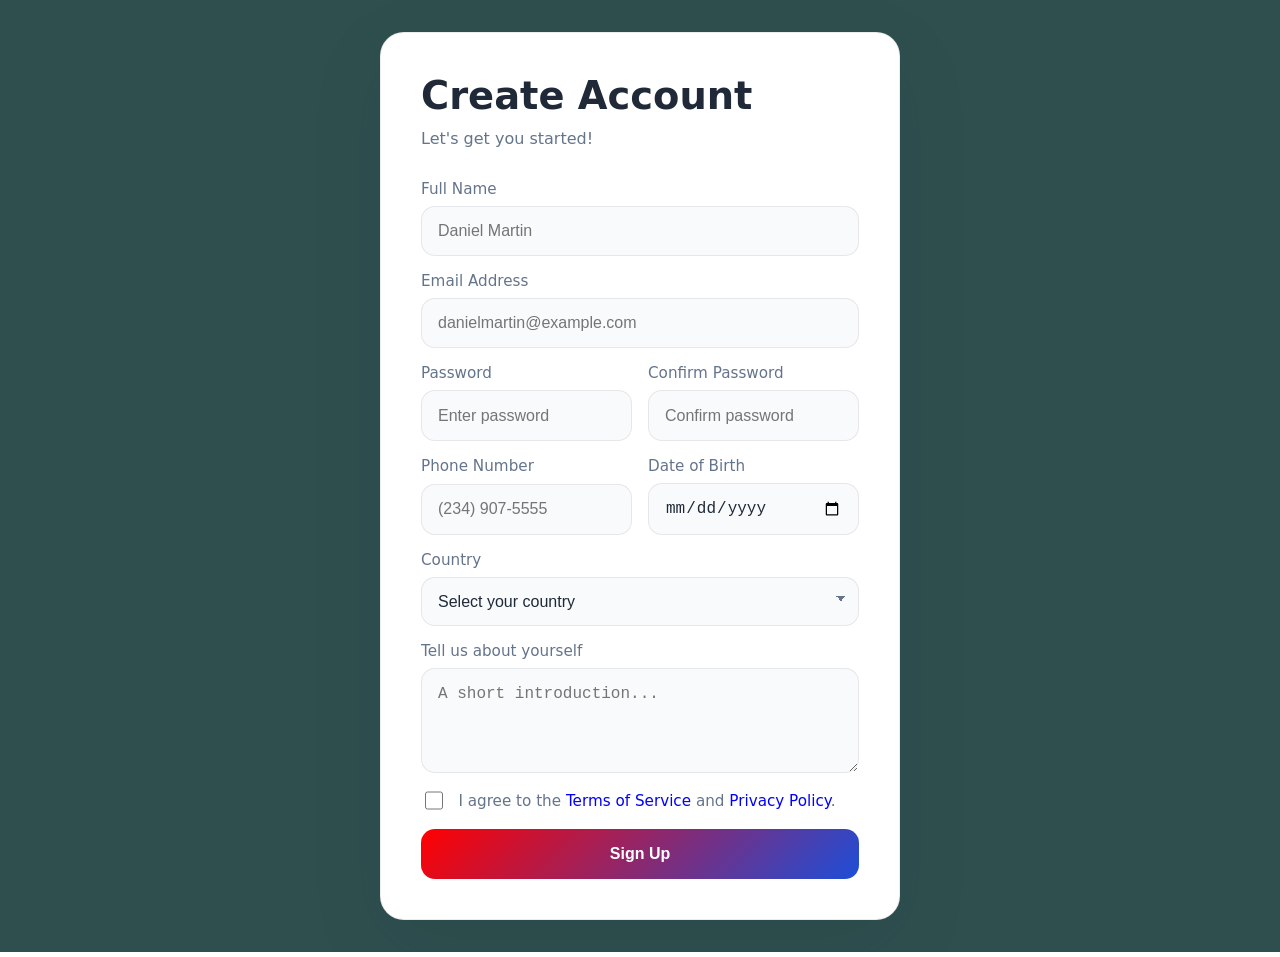
<file: FreeCodeCamp/1st CSS project/index.html>
<!DOCTYPE html>
<html lang="en">
<head>
  <meta charset="UTF-8" />
  <meta name="viewport" content="width=device-width, initial-scale=1.0" />
  <title>Signup Page</title>
  <link rel="stylesheet" href="styles.css" />
</head>
<body>
  <main class="signup-page">
    <section class="signup-card">
      <div class="brand">
        <h1>Create Account</h1>
        <p>Let's get you started!</p>
      </div>

      <form class="signup-form" action="#" method="post">
        <div class="field-group">
          <label for="full-name">Full Name</label>
          <input type="text" id="full-name" name="full-name" placeholder="Daniel Martin" required />
        </div>

        <div class="field-group">
          <label for="email">Email Address</label>
          <input type="email" id="email" name="email" placeholder="danielmartin@example.com" required />
        </div>

        <div class="field-row">
          <div class="field-group half-width">
            <label for="password">Password</label>
            <input type="password" id="password" name="password" placeholder="Enter password" required />
          </div>

          <div class="field-group half-width">
            <label for="confirm-password">Confirm Password</label>
            <input type="password" id="confirm-password" name="confirm-password" placeholder="Confirm password" required />
          </div>
        </div>

        <div class="field-row">
          <div class="field-group half-width">
            <label for="phone">Phone Number</label>
            <input type="tel" id="phone" name="phone" placeholder="(234) 907-5555" />
          </div>

          <div class="field-group half-width">
            <label for="dob">Date of Birth</label>
            <input type="date" id="dob" name="dob" />
          </div>
        </div>

        <div class="field-group">
          <label for="country">Country</label>
          <select id="country" name="country">
            <option value="">Select your country</option>
            <option>Nigeria</option>
            <option>Canada</option>
            <option>United Kingdom</option>
            <option>Australia</option>
            <option>Other</option>
          </select>
        </div>

        <div class="field-group">
          <label for="bio">Tell us about yourself</label>
          <textarea id="bio" name="bio" rows="4" placeholder="A short introduction..."></textarea>
        </div>

        <div class="checkbox-group">
          <input type="checkbox" id="terms" name="terms" required />
          <label for="terms">I agree to the <a href="#">Terms of Service</a> and <a href="#">Privacy Policy</a>.</label>
        </div>

        <button type="submit">Sign Up</button>
      </form>
    </section>
  </main>
</body>
</html>
</file>
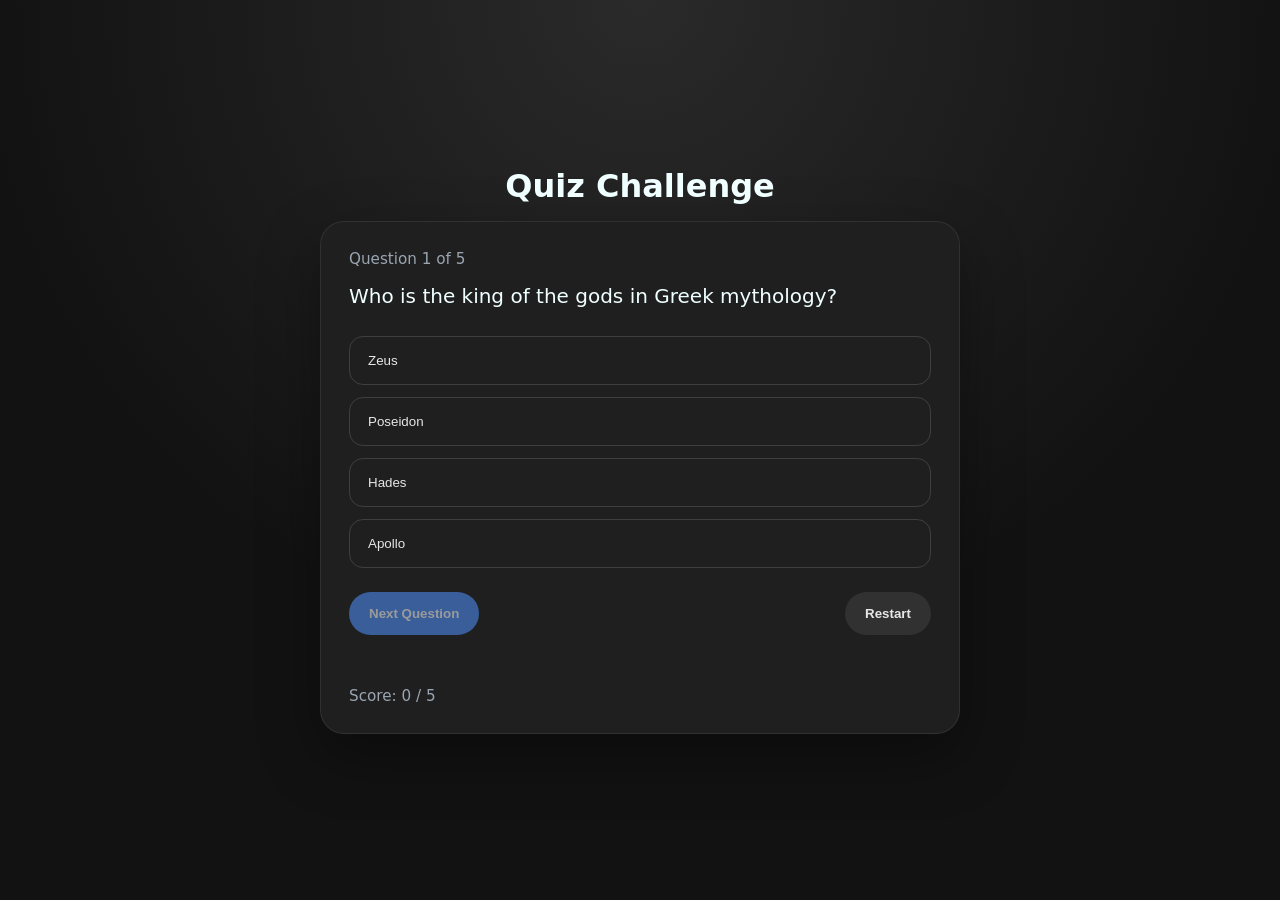
<file: FreeCodeCamp/Quiz/index.html>
<!DOCTYPE html>
<html lang="en">
<head>
  <meta charset="UTF-8" />
  <meta name="viewport" content="width=device-width, initial-scale=1.0" />
  <title>Interactive Quiz Game</title>
  <link rel="stylesheet" href="styles.css" />
</head>
<body>
  <div class="quiz-container">
    <h1>Quiz Challenge</h1>
    <div id="quiz-card" class="card">
      <div id="question-number" class="meta"></div>
      <div id="question-text" class="question"></div>
      <div id="answers" class="answers"></div>
      <div class="controls">
        <button id="next-btn" class="btn" disabled>Next Question</button>
        <button id="restart-btn" class="btn secondary">Restart</button>
      </div>
      <div id="feedback" class="feedback"></div>
      <div id="score" class="score"></div>
    </div>
  </div>
  <script src="script.js"></script>
</body>
</html>
</file>
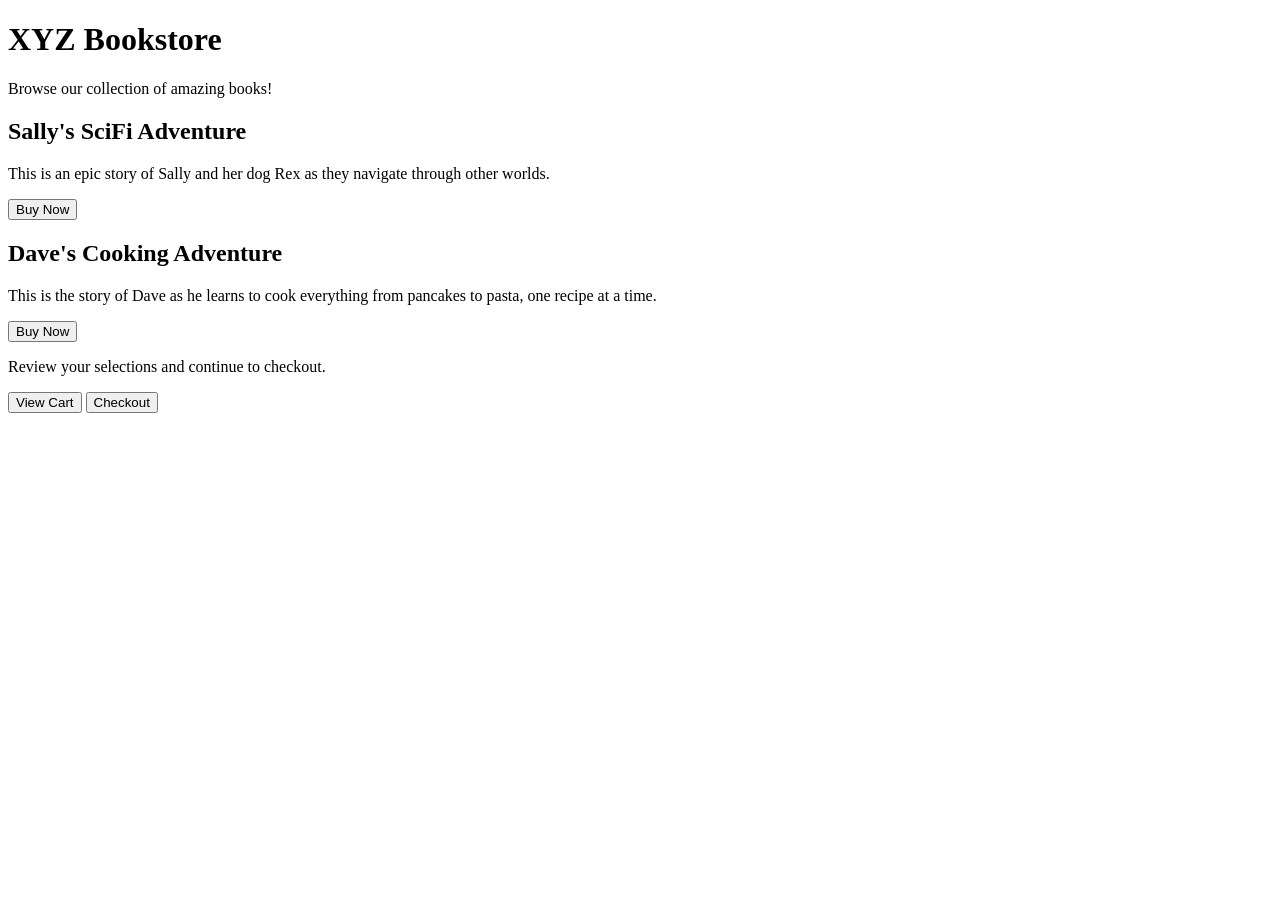
<file: FreeCodeCamp/bookstore.html>
<!DOCTYPE html>
<html lang="en">
<head>
  <meta charset="UTF-8">
  <meta name="viewport" content="width=device-width, initial-scale=1.0">
  <title>Document</title>
</head>
<body>
  
</body>
</html>
<head>
  <meta charset="UTF-8" />
  <title>XYZ Bookstore Page</title>
</head>

<body>
  <h1>XYZ Bookstore</h1>
  <p>Browse our collection of amazing books!</p>
  <div class="card-container">
    <div class="card" id="sally-adventure-book">
      <h2>Sally's SciFi Adventure</h2>
      <p>This is an epic story of Sally and her dog Rex as they navigate through other worlds.</p>
      <button class="btn">Buy Now</button>
    </div>
    <div class="card" id="dave-cooking-book">
      <h2>Dave's Cooking Adventure</h2>
      <p>This is the story of Dave as he learns to cook everything from pancakes to pasta, one recipe at a time.</p>
      <button class="btn">Buy Now</button>
    </div>
  </div>
  <p>Review your selections and continue to checkout.</p>
  <div class="btn-container">
<button class="btn" id="view-cart-btn">View Cart</button>
<button class="btn" id="checkout-btn">Checkout</button>
  </div>
  </body>

</html>
</file>
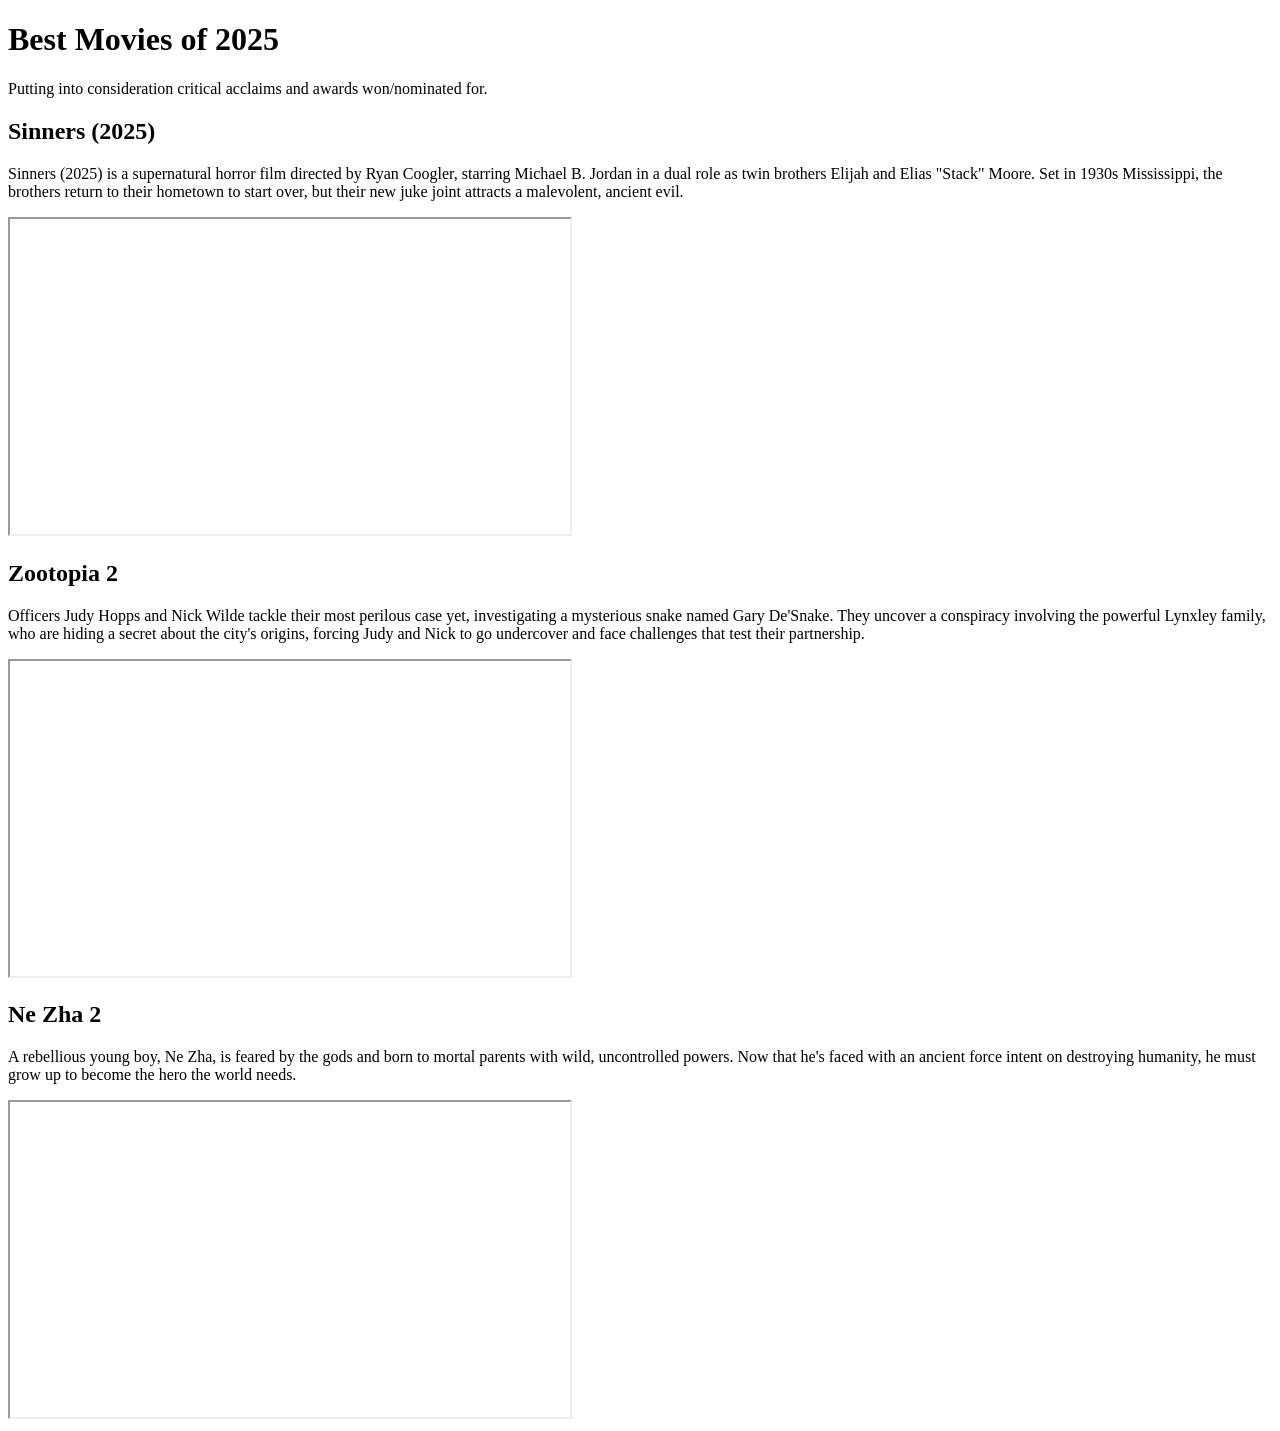
<file: FreeCodeCamp/video-comp-page.html>
<!DOCTYPE html>
<html lang="en">

<head>
    <meta charset="utf-8">
    <title>Video Compilation Page</title>
</head>

<body>
<main>
    <h1>Best Movies of 2025</h1>
    <p>Putting into consideration critical acclaims and awards won/nominated for.</p>
    <section>
        <h2>Sinners (2025)</h2>
        <p>Sinners (2025) is a supernatural horror film directed by Ryan Coogler, starring Michael B. Jordan in a dual role as twin brothers Elijah and Elias "Stack" Moore. Set in 1930s Mississippi, the brothers return to their hometown to start over, but their new juke joint attracts a malevolent, ancient evil.</p>
        <iframe
        src="https://www.youtube.com/embed/7joulECTx_U?si=DpxXRxrIhdfkeh2C"
        title="Youtube video player"
        height="315" width="560">
        </iframe>
    </section>
    <section>
        <h2>Zootopia 2</h2>
        <p>Officers Judy Hopps and Nick Wilde tackle their most perilous case yet, investigating a mysterious snake named Gary De'Snake. They uncover a conspiracy involving the powerful Lynxley family, who are hiding a secret about the city's origins, forcing Judy and Nick to go undercover and face challenges that test their partnership.</p>
        <iframe
        src="https://youtube.com/embed/BjkIOU5PhyQ?si=dsiWWho9G67b4G_i"
        title="Youtube video player"
        height="315" width="560">
        </iframe>
    </section>
    <section>
        <h2>Ne Zha 2</h2>
        <p>A rebellious young boy, Ne Zha, is feared by the gods and born to mortal parents with wild, uncontrolled powers. Now that he's faced with an ancient force intent on destroying humanity, he must grow up to become the hero the world needs.</p>
        <iframe
        src="https://youtube.com/embed/ETlOSBR92Fs?si=RNm11jON_FAPJiQ0"
        title="Youtube video player"
        height="315" width="560">
        </iframe>
    </section>
</main>
</body>

</html>
</file>
<file: FreeCodeCamp/1st CSS project/styles.css>
:root {
  --bg: #eef4ff;
  --card: #ffffff;
  --text: #1f2937;
  --muted: #64748b;
  --primary: #3b82f6;
  --primary-dark: #1d4ed8;
  --border: rgba(15, 23, 42, 0.08);
}

* {
  box-sizing: border-box;
}

body {
  margin: 0;
  min-height: 100vh;
  font-family: Inter, system-ui, sans-serif;
  background: radial-gradient(circle at top, rgba(59, 130, 246, 0.16), transparent 28%),
    linear-gradient(180deg, #eef4ff 0%, #f8fafc 100%);
  color: var(--text);
}

.signup-page {
  display: grid;
  min-height: 100vh;
  place-items: center;
  padding: 2rem;
  background-color: darkslategray;
}

.signup-card {
  width: min(100%, 520px);
  background: var(--card);
  border: 1px solid var(--border);
  border-radius: 24px;
  box-shadow: 0 24px 80px rgba(15, 23, 42, 0.08);
  padding: 2.5rem;
}

.brand h1 {
  margin: 0 0 0.5rem;
  font-size: clamp(2rem, 3vw, 2.5rem);
}

.brand p {
  margin: 0;
  color: var(--muted);
  line-height: 1.6;
}

.signup-form {
  margin-top: 1.75rem;
  display: grid;
  gap: 1rem;
}

.field-group {
  display: grid;
  gap: 0.5rem;
}

.field-row {
  display: grid;
  grid-template-columns: repeat(2, minmax(0, 1fr));
  gap: 1rem;
}

.half-width {
  min-width: 0;
}

label {
  font-size: 0.95rem;
  color: var(--muted);
}

input,
select,
textarea {
  width: 100%;
  border: 1px solid var(--border);
  border-radius: 14px;
  padding: 0.95rem 1rem;
  font-size: 1rem;
  background: #f8fafc;
  color: var(--text);
  transition: border-color 0.2s ease, box-shadow 0.2s ease;
}

input:focus,
select:focus,
textarea:focus {
  outline: none;
  border-color: var(--primary);
  box-shadow: 0 0 0 4px rgba(59, 130, 246, 0.12);
}

select {
  appearance: none;
  background-image: linear-gradient(45deg, transparent 50%, var(--muted) 50%),
    linear-gradient(135deg, var(--muted) 50%, transparent 50%);
  background-position: calc(100% - 1rem) calc(1em + 2px), calc(100% - 0.75rem) calc(1em + 2px);
  background-size: 6px 6px, 6px 6px;
  background-repeat: no-repeat;
  padding-right: 3rem;
}

textarea {
  resize: vertical;
}

.checkbox-group {
  display: flex;
  align-items: flex-start;
  gap: 0.75rem;
}

.checkbox-group input {
  width: 1.15rem;
  height: 1.15rem;
  margin-top: 0.15rem;
}

.checkbox-group label {
  color: var(--muted);
  font-size: 0.95rem;
  line-height: 1.6;
}

a {
  color: blue;
  text-decoration: none;
}

a:hover {
  text-decoration: underline;
}

button {
  width: 100%;
  padding: 1rem;
  border: none;
  border-radius: 14px;
  font-size: 1rem;
  font-weight: 600;
  background: linear-gradient(135deg, red, var(--primary-dark));
  color: white;
  cursor: pointer;
  transition: transform 0.4s ease, box-shadow 0.2s ease;
}

button:hover {
  transform: translateY(-1px);
  box-shadow: 0 18px 35px rgba(59, 130, 246, 0.2);
}

@media (max-width: 600px) {
  .field-row {
    grid-template-columns: 1fr;
  }
}
</file>
<file: FreeCodeCamp/Quiz/styles.css>
:root {
  --bg: #121212;
  --card: #1f1f1f;
  --accent: #4f92ff;
  --text: #e6e6e6;
  --muted: #9aa5b1;
  --correct: #28a745;
  --wrong: #dc3545;
}

* {
  box-sizing: border-box;
}

body {
  margin: 0;
  min-height: 100vh;
  font-family: Inter, system-ui, sans-serif;
  background: radial-gradient(circle at top, #2a2a2a, #121212 60%);
  color: azure;
  display: grid;
  place-items: center;
  padding: 24px;
}

.quiz-container {
  width: min(640px, 100%);
}

.card {
  background: var(--card);
  border: 1px solid rgba(255, 255, 255, 0.08);
  border-radius: 24px;
  padding: 28px;
  box-shadow: 0 22px 60px rgba(0, 0, 0, 0.35);
}

h1 {
  margin: 0 0 16px;
  font-size: clamp(2rem, 2.5vw, 2.8rem);
  text-align: center;
}

.meta {
  color: var(--muted);
  margin-bottom: 12px;
  font-size: 0.95rem;
}

.question {
  font-size: 1.25rem;
  line-height: 1.6;
  margin-bottom: 24px;
}

.answers {
  display: grid;
  gap: 12px;
}

.answer-btn {
  border: 1px solid rgba(255, 255, 255, 0.14);
  background: transparent;
  color: var(--text);
  padding: 16px 18px;
  border-radius: 14px;
  text-align: left;
  cursor: pointer;
  transition: transform 0.14s ease, border-color 0.14s ease, background 0.14s ease;
}

.answer-btn:hover {
  transform: translateY(-1px);
  border-color: var(--accent);
}

.answer-btn.selected {
  border-color: var(--accent);
  background: rgba(79, 146, 255, 0.08);
}

.answer-btn.correct {
  background: rgba(40, 167, 69, 0.14);
  border-color: rgba(40, 167, 69, 0.45);
}

.answer-btn.wrong {
  background: rgba(220, 53, 69, 0.14);
  border-color: rgba(220, 53, 69, 0.45);
}

.controls {
  margin-top: 24px;
  display: flex;
  justify-content: space-between;
  gap: 12px;
  flex-wrap: wrap;
}

.btn {
  border: none;
  padding: 14px 20px;
  border-radius: 999px;
  font-weight: 600;
  cursor: pointer;
  background: var(--accent);
  color: #fff;
  transition: background 0.2s ease, opacity 0.2s ease;
}

.btn.secondary {
  background: rgba(255, 255, 255, 0.08);
  color: var(--text);
}

.btn:disabled {
  opacity: 0.55;
  cursor: not-allowed;
}

.feedback {
  margin-top: 18px;
  min-height: 24px;
  font-size: 1rem;
}

.score {
  margin-top: 10px;
  color: var(--muted);
  font-size: 0.95rem;
}
</file>
